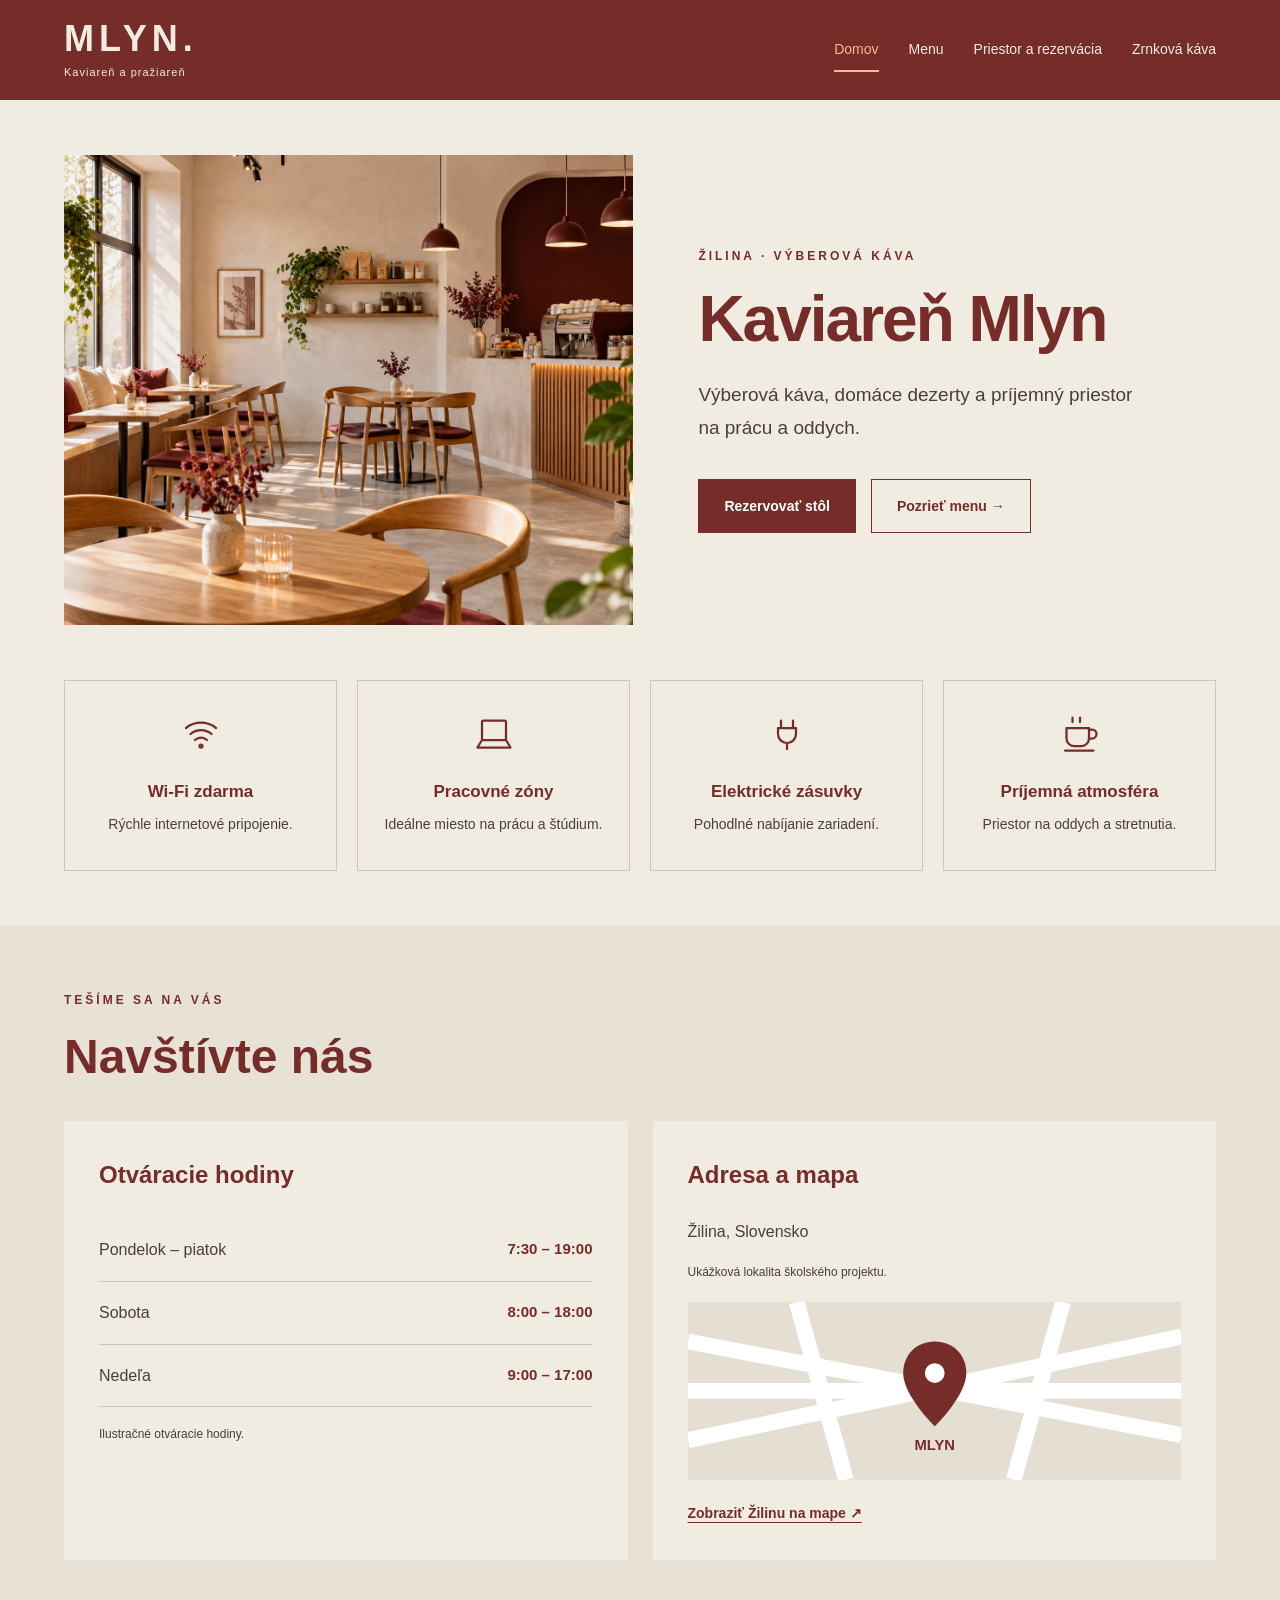
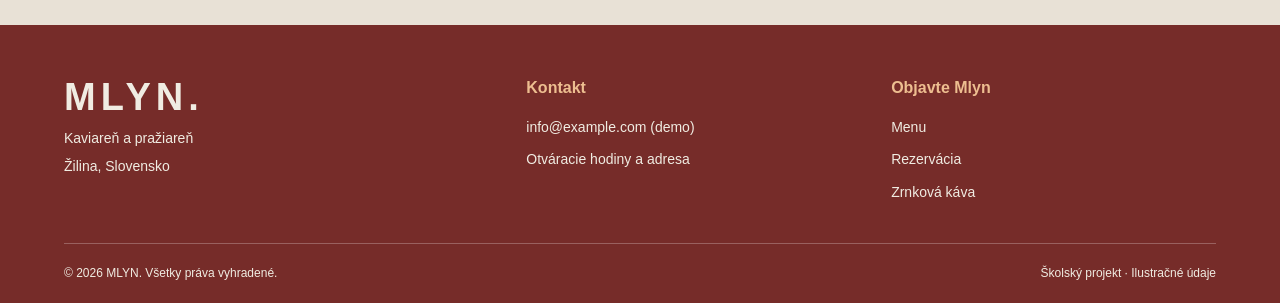
<file: index.html>
<!DOCTYPE html>
<html lang="sk">
<head>
    <meta charset="UTF-8">
    <meta name="viewport" content="width=device-width, initial-scale=1.0">
    <meta name="description" content="Mlyn – kaviareň a pražiareň výberovej kávy v Žiline.">
    <title>MLYN | Kaviareň a pražiareň</title>
    <link rel="stylesheet" href="styles.css">
    <script src="script.js" defer></script>
</head>

<body>

    <header class="site-header">
        <div class="container header-inner">

            <a href="index.html" class="logo">
                <span class="logo-name">MLYN.</span>
                <span class="logo-subtitle">Kaviareň a pražiareň</span>
            </a>

            <button class="menu-toggle"
                    aria-label="Otvoriť navigáciu"
                    aria-expanded="false"
                    aria-controls="navigation">
                <span></span>
                <span></span>
                <span></span>
            </button>

            <nav class="navigation" id="navigation" aria-label="Hlavná navigácia">
                <a href="index.html" class="active" aria-current="page">Domov</a>
                <a href="menu.html">Menu</a>
                <a href="rezervacia.html">Priestor a rezervácia</a>
                <a href="zrnkovakava.html">Zrnková káva</a>
            </nav>

        </div>
    </header>

    <main id="main">

        <!-- Hero -->

        <section class="hero container">

            <div class="hero-image">
                <img src="img/hero.jpg"
                     alt="Svetlý interiér kaviarne s drevenými stolmi a stoličkami">
            </div>

            <div class="hero-content">

                <span class="eyebrow">
                    ŽILINA · VÝBEROVÁ KÁVA
                </span>

                <h1>Kaviareň Mlyn</h1>

                <p>
                    Výberová káva, domáce dezerty
                    a príjemný priestor na prácu a oddych.
                </p>

                <div class="hero-actions">
                    <a href="rezervacia.html" class="btn btn-primary">
                        Rezervovať stôl
                    </a>

                    <a href="menu.html" class="btn btn-secondary">
                        Pozrieť menu →
                    </a>
                </div>

            </div>

        </section>

        <!-- Výhody kaviarne -->

        <section class="features container" aria-label="Výhody kaviarne">

            <article class="feature-card">

                <svg viewBox="0 0 24 24" fill="none" stroke="currentColor" stroke-width="1.5" stroke-linecap="round" aria-hidden="true">
                    <path d="M2 8a16 16 0 0 1 20 0"/>
                    <path d="M5 12a11 11 0 0 1 14 0"/>
                    <path d="M8 16a6 6 0 0 1 8 0"/>
                    <circle cx="12" cy="20" r="1"/>
                </svg>

                <h2>Wi-Fi zdarma</h2>
                <p>Rýchle internetové pripojenie.</p>

            </article>

            <article class="feature-card">

                <svg viewBox="0 0 24 24" fill="none" stroke="currentColor" stroke-width="1.5" stroke-linecap="round" stroke-linejoin="round" aria-hidden="true">
                    <rect x="4" y="3" width="16" height="13" rx="1"/>
                    <path d="M4 16L1 21h22l-3-5"/>
                </svg>

                <h2>Pracovné zóny</h2>
                <p>Ideálne miesto na prácu a štúdium.</p>

            </article>

            <article class="feature-card">

                <svg viewBox="0 0 24 24" fill="none" stroke="currentColor" stroke-width="1.5" stroke-linecap="round" stroke-linejoin="round" aria-hidden="true">
                    <path d="M8 3v5M16 3v5M6 8h12v4a6 6 0 0 1-12 0z"/>
                    <path d="M12 18v4"/>
                </svg>

                <h2>Elektrické zásuvky</h2>
                <p>Pohodlné nabíjanie zariadení.</p>

            </article>

            <article class="feature-card">

                <svg viewBox="0 0 24 24" fill="none" stroke="currentColor" stroke-width="1.5" stroke-linecap="round" stroke-linejoin="round" aria-hidden="true">
                    <path d="M3 8h15v7a5 5 0 0 1-5 5H8a5 5 0 0 1-5-5z"/>
                    <path d="M18 9h2a3 3 0 0 1 0 6h-2"/>
                    <path d="M2 23h19M7 1v3M12 1v3"/>
                </svg>

                <h2>Príjemná atmosféra</h2>
                <p>Priestor na oddych a stretnutia.</p>

            </article>

        </section>

        <!-- Otváracie hodiny a adresa -->

        <section class="visit-section" id="kontakt">

            <div class="container">

                <span class="eyebrow">TEŠÍME SA NA VÁS</span>

                <h2 class="section-title">Navštívte nás</h2>

                <div class="visit-grid">

                    <article class="visit-card">

                        <h3>Otváracie hodiny</h3>

                        <div class="hours-row">
                            <span>Pondelok – piatok</span>
                            <strong>7:30 – 19:00</strong>
                        </div>

                        <div class="hours-row">
                            <span>Sobota</span>
                            <strong>8:00 – 18:00</strong>
                        </div>

                        <div class="hours-row">
                            <span>Nedeľa</span>
                            <strong>9:00 – 17:00</strong>
                        </div>

                        <p class="demo-note">Ilustračné otváracie hodiny.</p>

                    </article>

                    <article class="visit-card">

                        <h3>Adresa a mapa</h3>

                        <p>Žilina, Slovensko</p>
                        <p class="demo-note">Ukážková lokalita školského projektu.</p>

                        <div class="map-preview">

                            <svg viewBox="0 0 500 180"
                                 role="img"
                                 aria-label="Ilustračná mapa, nie skutočná poloha kaviarne">

                                <rect width="500" height="180" fill="#E5DFD3"/>

                                <g stroke="#FFFFFF" stroke-width="16" fill="none">
                                    <path d="M0 40L500 135"/>
                                    <path d="M0 140L500 35"/>
                                    <path d="M110 0L160 180"/>
                                    <path d="M380 0L330 180"/>
                                    <path d="M0 90H500"/>
                                </g>

                                <path d="M250 40
                                         C231 40 218 54 218 72
                                         C218 95 250 126 250 126
                                         C250 126 282 95 282 72
                                         C282 54 269 40 250 40Z"
                                      fill="#762C29"/>

                                <circle cx="250" cy="72" r="10" fill="#FFFFFF"/>

                                <text x="250" y="150"
                                      text-anchor="middle"
                                      font-size="15"
                                      font-family="Arial"
                                      font-weight="bold"
                                      fill="#762C29">MLYN</text>

                            </svg>

                        </div>

                        <a href="https://www.google.com/maps/search/?api=1&query=Zilina%2C+Slovensko"
                           class="map-link"
                           target="_blank"
                           rel="noopener noreferrer">
                            Zobraziť Žilinu na mape ↗
                        </a>

                    </article>

                </div>

            </div>

        </section>

    </main>

    <!-- Pätička -->

    <footer class="site-footer">

        <div class="container footer-inner">

            <div class="footer-brand">
                <span class="footer-logo">MLYN.</span>
                <p>Kaviareň a pražiareň</p>
                <p>Žilina, Slovensko</p>
            </div>

            <div class="footer-contact">
                <h3>Kontakt</h3>
                <p>info@example.com (demo)</p>
                <a href="#kontakt">Otváracie hodiny a adresa</a>
            </div>

            <div class="footer-nav">
                <h3>Objavte Mlyn</h3>
                <a href="menu.html">Menu</a>
                <a href="rezervacia.html">Rezervácia</a>
                <a href="zrnkovakava.html">Zrnková káva</a>
            </div>

        </div>

        <div class="container footer-bottom">
            <p>© 2026 MLYN. Všetky práva vyhradené.</p>
            <p>Školský projekt · Ilustračné údaje</p>
        </div>

    </footer>

</body>
</html>
</file>
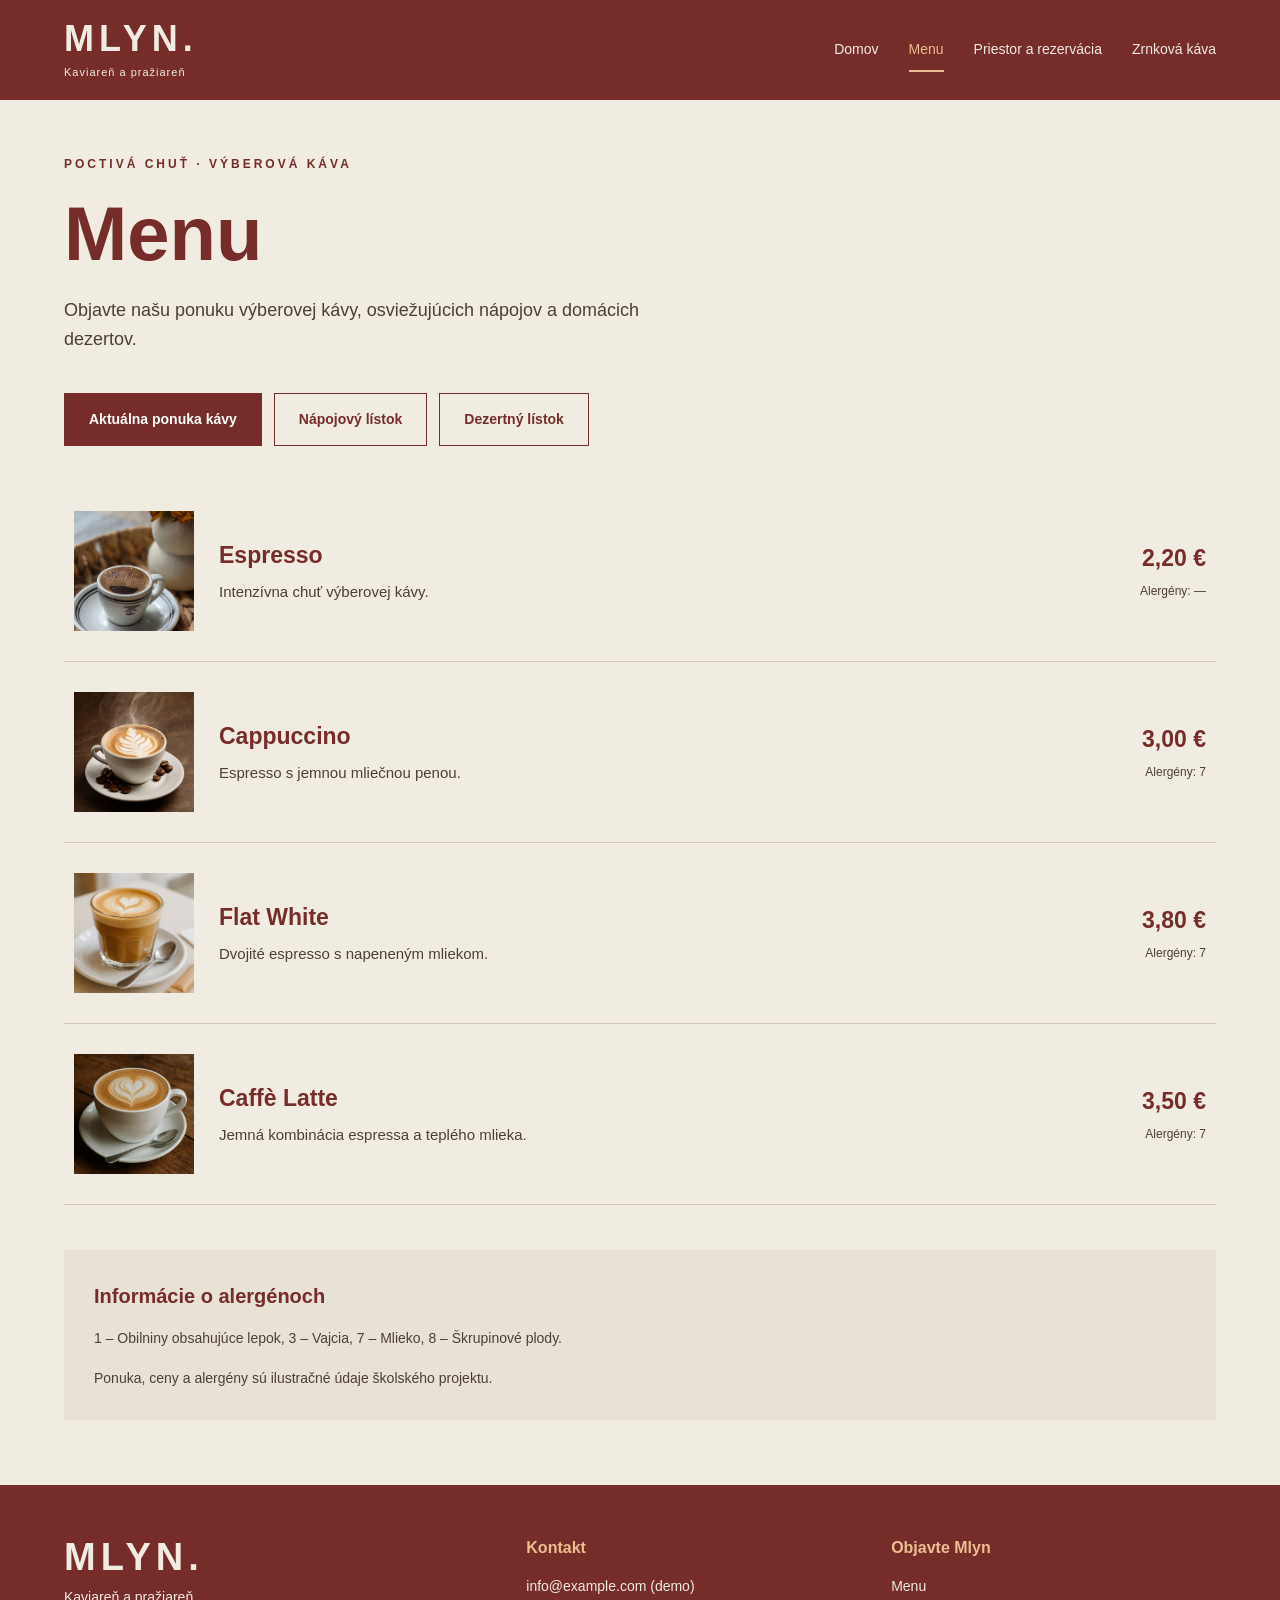
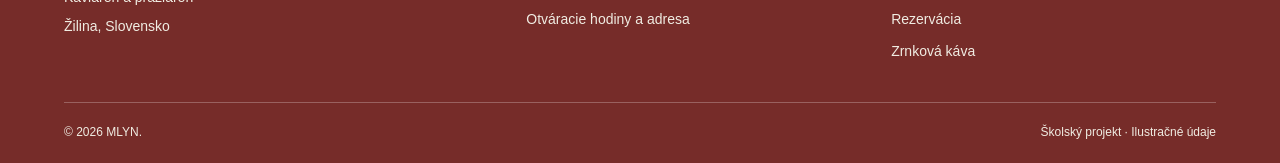
<file: menu.html>
<!DOCTYPE html>
<html lang="sk">
<head>
    <meta charset="UTF-8">
    <meta name="viewport" content="width=device-width, initial-scale=1.0">
    <meta name="description" content="Ponuka kávy, nápojov a domácich dezertov kaviarne Mlyn.">
    <title>Menu | MLYN</title>
    <link rel="stylesheet" href="styles.css">
    <script src="script.js" defer></script>
</head>

<body>

    <header class="site-header">
        <div class="container header-inner">

            <a href="index.html" class="logo">
                <span class="logo-name">MLYN.</span>
                <span class="logo-subtitle">Kaviareň a pražiareň</span>
            </a>

            <button class="menu-toggle"
                    aria-label="Otvoriť navigáciu"
                    aria-expanded="false"
                    aria-controls="navigation">
                <span></span>
                <span></span>
                <span></span>
            </button>

            <nav class="navigation" id="navigation" aria-label="Hlavná navigácia">
                <a href="index.html">Domov</a>
                <a href="menu.html" class="active" aria-current="page">Menu</a>
                <a href="rezervacia.html">Priestor a rezervácia</a>
                <a href="zrnkovakava.html">Zrnková káva</a>
            </nav>

        </div>
    </header>

    <main class="container menu-page" id="main">

        <div class="page-intro">

            <span class="eyebrow">POCTIVÁ CHUŤ · VÝBEROVÁ KÁVA</span>

            <h1>Menu</h1>

            <p>
                Objavte našu ponuku výberovej kávy,
                osviežujúcich nápojov a domácich dezertov.
            </p>

        </div>

        <div class="menu-filters" role="group" aria-label="Kategórie menu">

            <button type="button" class="filter-btn active"
                    data-category="coffee" aria-pressed="true">
                Aktuálna ponuka kávy
            </button>

            <button type="button" class="filter-btn"
                    data-category="drinks" aria-pressed="false">
                Nápojový lístok
            </button>

            <button type="button" class="filter-btn"
                    data-category="desserts" aria-pressed="false">
                Dezertný lístok
            </button>

        </div>

        <!-- Káva -->

        <section class="menu-group" data-menu="coffee">

            <article class="menu-item">
    <img class="menu-photo" src="img/espresso.jpg" alt="" loading="lazy">
                <div class="item-info">
                    <h2>Espresso</h2>
                    <p>Intenzívna chuť výberovej kávy.</p>
                </div>
                <div class="item-price">
                    <strong>2,20 €</strong>
                    <small>Alergény: —</small>
                </div>
            </article>

            <article class="menu-item">
    <img class="menu-photo" src="img/cappuccino.jpg" alt="" loading="lazy">
                <div class="item-info">
                    <h2>Cappuccino</h2>
                    <p>Espresso s jemnou mliečnou penou.</p>
                </div>
                <div class="item-price">
                    <strong>3,00 €</strong>
                    <small>Alergény: 7</small>
                </div>
            </article>

            <article class="menu-item">
    <img class="menu-photo" src="img/flatwhite.jpg" alt="" loading="lazy">
                <div class="item-info">
                    <h2>Flat White</h2>
                    <p>Dvojité espresso s napeneným mliekom.</p>
                </div>
                <div class="item-price">
                    <strong>3,80 €</strong>
                    <small>Alergény: 7</small>
                </div>
            </article>

            <article class="menu-item">
    <img class="menu-photo" src="img/latte.jpg" alt="" loading="lazy">
                <div class="item-info">
                    <h2>Caffè Latte</h2>
                    <p>Jemná kombinácia espressa a teplého mlieka.</p>
                </div>
                <div class="item-price">
                    <strong>3,50 €</strong>
                    <small>Alergény: 7</small>
                </div>
            </article>

        </section>

        <!-- Nápoje -->

        <section class="menu-group" data-menu="drinks">

            <article class="menu-item">
    <img class="menu-photo" src="img/limonada.jpg" alt="" loading="lazy">
                <div class="item-info">
                    <h2>Domáca limonáda</h2>
                    <p>Čerstvý citrón, mäta a sóda.</p>
                </div>
                <div class="item-price">
                    <strong>3,90 €</strong>
                    <small>Alergény: —</small>
                </div>
            </article>

            <article class="menu-item">
    <img class="menu-photo" src="img/matcha.jpg" alt="" loading="lazy">
                <div class="item-info">
                    <h2>Matcha Latte</h2>
                    <p>Japonský zelený čaj s mliekom.</p>
                </div>
                <div class="item-price">
                    <strong>4,20 €</strong>
                    <small>Alergény: 7</small>
                </div>
            </article>

            <article class="menu-item">
    <img class="menu-photo" src="img/caj.jpg" alt="" loading="lazy">
                <div class="item-info">
                    <h2>Sypaný čaj</h2>
                    <p>Výber kvalitných čajov.</p>
                </div>
                <div class="item-price">
                    <strong>2,80 €</strong>
                    <small>Alergény: —</small>
                </div>
            </article>

            <article class="menu-item">
    <img class="menu-photo" src="img/cokolada.jpg" alt="" loading="lazy">
                <div class="item-info">
                    <h2>Horúca čokoláda</h2>
                    <p>Krémová čokoláda s mliekom.</p>
                </div>
                <div class="item-price">
                    <strong>3,60 €</strong>
                    <small>Alergény: 7</small>
                </div>
            </article>

        </section>

        <!-- Dezerty -->

        <section class="menu-group" data-menu="desserts">

            <article class="menu-item">
    <img class="menu-photo" src="img/cheesecake.jpg" alt="" loading="lazy">
                <div class="item-info">
                    <h2>Cheesecake</h2>
                    <p>Jemný krémový cheesecake.</p>
                </div>
                <div class="item-price">
                    <strong>4,50 €</strong>
                    <small>Alergény: 1, 3, 7</small>
                </div>
            </article>

            <article class="menu-item">
    <img class="menu-photo" src="img/croissant.jpg" alt="" loading="lazy">
                <div class="item-info">
                    <h2>Maslový croissant</h2>
                    <p>Chrumkavé maslové pečivo.</p>
                </div>
                <div class="item-price">
                    <strong>2,90 €</strong>
                    <small>Alergény: 1, 3, 7</small>
                </div>
            </article>

            <article class="menu-item">
    <img class="menu-photo" src="img/brownie.jpg" alt="" loading="lazy">
                <div class="item-info">
                    <h2>Čokoládové brownie</h2>
                    <p>Domáci dezert z tmavej čokolády.</p>
                </div>
                <div class="item-price">
                    <strong>3,90 €</strong>
                    <small>Alergény: 1, 3, 7</small>
                </div>
            </article>

            <article class="menu-item">
    <img class="menu-photo" src="img/mrkvovatorta.jpg" alt="" loading="lazy">
                <div class="item-info">
                    <h2>Mrkvová torta</h2>
                    <p>Šťavnatá torta s orechmi a krémom.</p>
                </div>
                <div class="item-price">
                    <strong>4,20 €</strong>
                    <small>Alergény: 1, 3, 7, 8</small>
                </div>
            </article>

        </section>

        <div class="allergens">

            <h2>Informácie o alergénoch</h2>

            <p>
                1 – Obilniny obsahujúce lepok,
                3 – Vajcia,
                7 – Mlieko,
                8 – Škrupinové plody.
            </p>

            <p class="demo-note">
                Ponuka, ceny a alergény sú ilustračné údaje školského projektu.
            </p>

        </div>

    </main>

    <footer class="site-footer">

        <div class="container footer-inner">

            <div class="footer-brand">
                <span class="footer-logo">MLYN.</span>
                <p>Kaviareň a pražiareň</p>
                <p>Žilina, Slovensko</p>
            </div>

            <div class="footer-contact">
                <h3>Kontakt</h3>
                <p>info@example.com (demo)</p>
                <a href="index.html#kontakt">Otváracie hodiny a adresa</a>
            </div>

            <div class="footer-nav">
                <h3>Objavte Mlyn</h3>
                <a href="menu.html">Menu</a>
                <a href="rezervacia.html">Rezervácia</a>
                <a href="zrnkovakava.html">Zrnková káva</a>
            </div>

        </div>

        <div class="container footer-bottom">
            <p>© 2026 MLYN.</p>
            <p>Školský projekt · Ilustračné údaje</p>
        </div>

    </footer>

</body>
</html>
</file>
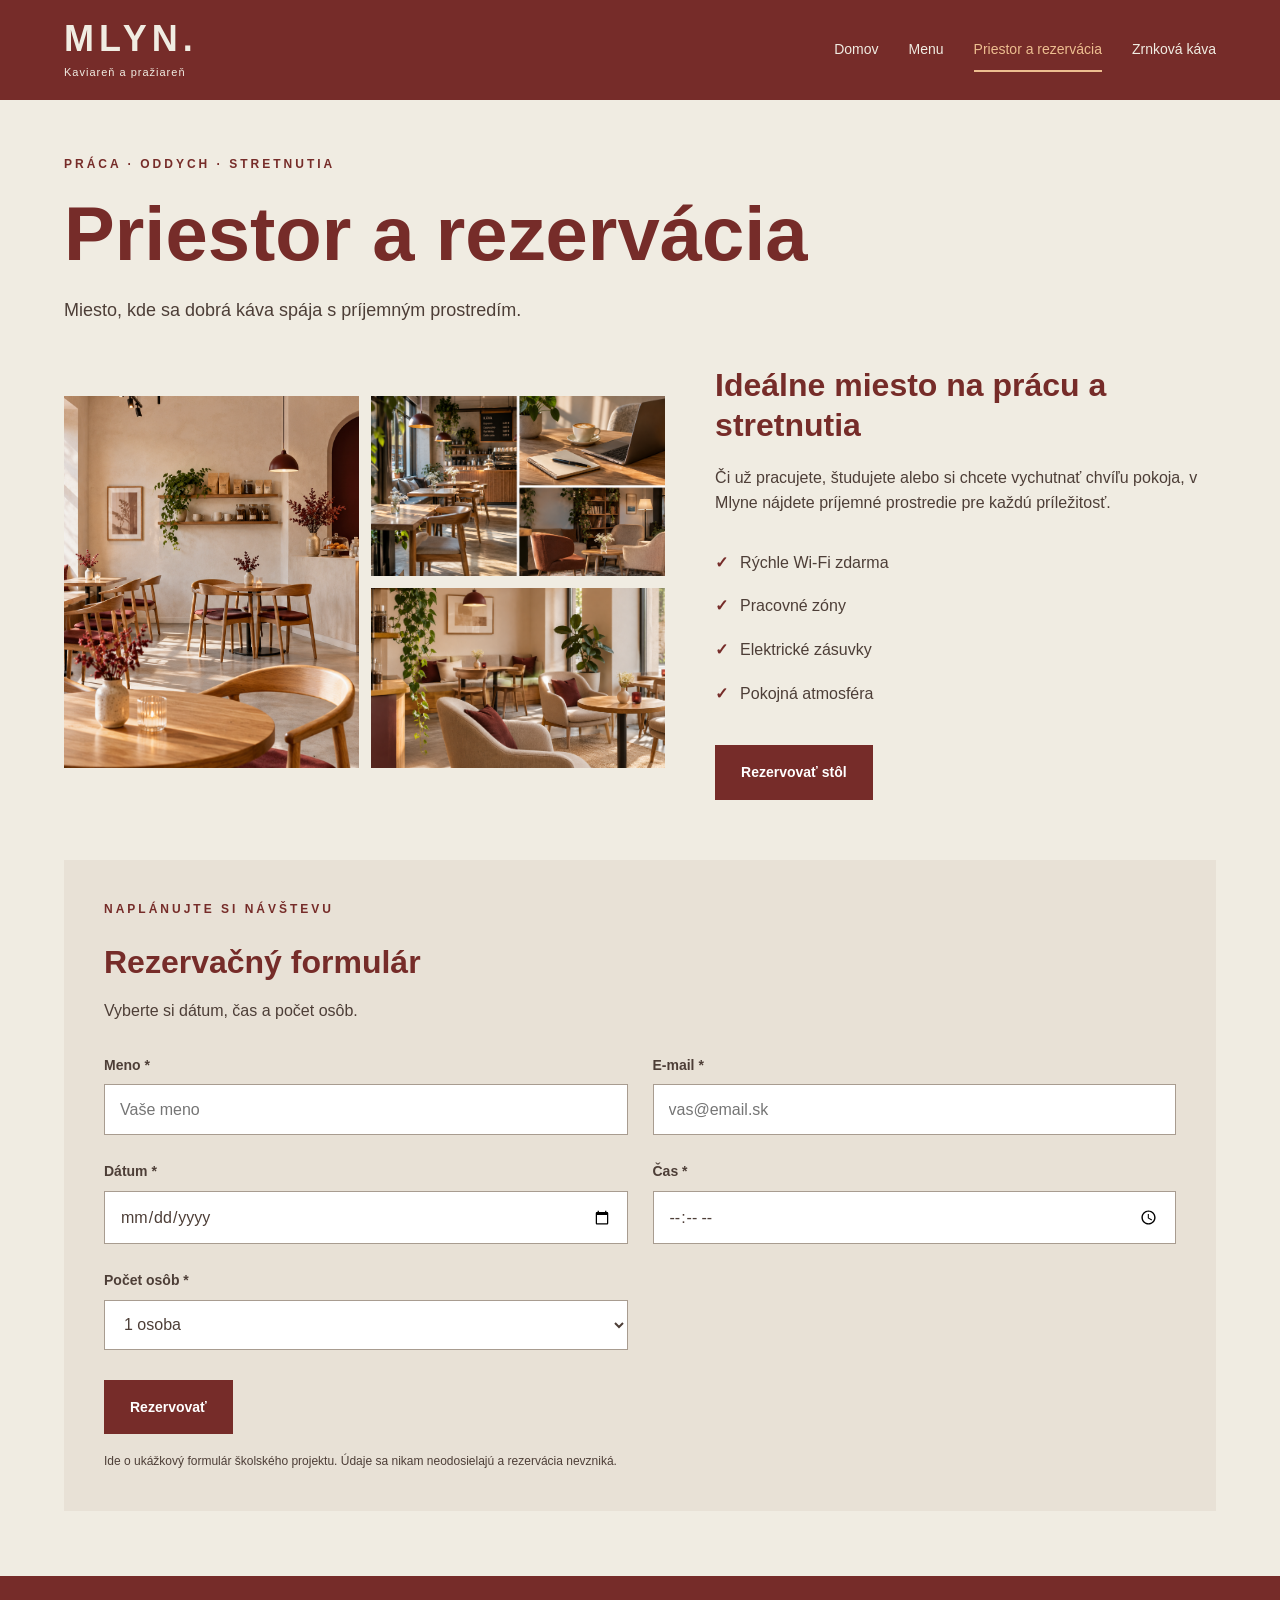
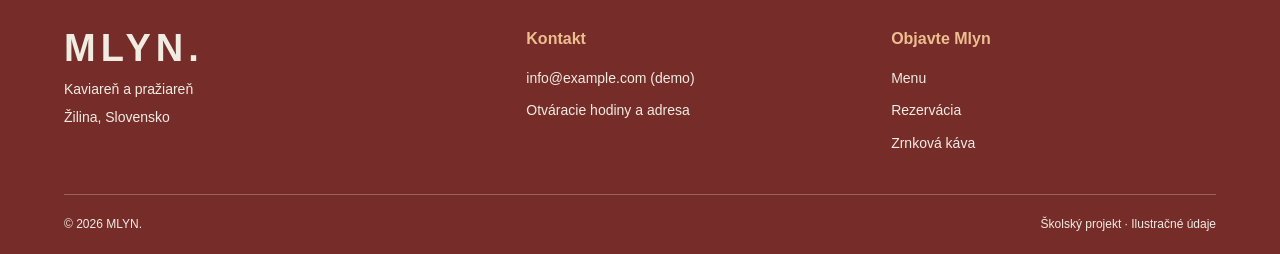
<file: rezervacia.html>
<!DOCTYPE html>
<html lang="sk">
<head>
    <meta charset="UTF-8">
    <meta name="viewport" content="width=device-width, initial-scale=1.0">
    <meta name="description" content="Pracovné zóny a rezervácia stola v kaviarni Mlyn.">
    <title>Priestor a rezervácia | MLYN</title>
    <link rel="stylesheet" href="styles.css">
    <script src="script.js" defer></script>
</head>

<body>

    <header class="site-header">
        <div class="container header-inner">

            <a href="index.html" class="logo">
                <span class="logo-name">MLYN.</span>
                <span class="logo-subtitle">Kaviareň a pražiareň</span>
            </a>

            <button class="menu-toggle"
                    aria-label="Otvoriť navigáciu"
                    aria-expanded="false"
                    aria-controls="navigation">
                <span></span>
                <span></span>
                <span></span>
            </button>

            <nav class="navigation" id="navigation" aria-label="Hlavná navigácia">
                <a href="index.html">Domov</a>
                <a href="menu.html">Menu</a>
                <a href="rezervacia.html" class="active" aria-current="page">Priestor a rezervácia</a>
                <a href="zrnkovakava.html">Zrnková káva</a>
            </nav>

        </div>
    </header>

    <main class="container reservation-page" id="main">

        <div class="page-intro">

            <span class="eyebrow">PRÁCA · ODDYCH · STRETNUTIA</span>

            <h1>Priestor a rezervácia</h1>

            <p>Miesto, kde sa dobrá káva spája s príjemným prostredím.</p>

        </div>

        <section class="space-layout">

            <div class="space-gallery">

                <img class="gallery-main"
                     src="img/hero.jpg"
                     alt="Interiér kaviarne s drevenými stolmi">

                <img src="img/workspace.jpg"
                     alt="Pracovný priestor s notebookom">

                <img src="img/seating.jpg"
                     alt="Pohodlné miesto na sedenie">

            </div>

            <div class="space-content">

                <h2>Ideálne miesto na prácu a stretnutia</h2>

                <p>
                    Či už pracujete, študujete alebo si chcete
                    vychutnať chvíľu pokoja, v Mlyne nájdete
                    príjemné prostredie pre každú príležitosť.
                </p>

                <ul class="space-benefits">
                    <li>Rýchle Wi-Fi zdarma</li>
                    <li>Pracovné zóny</li>
                    <li>Elektrické zásuvky</li>
                    <li>Pokojná atmosféra</li>
                </ul>

                <a href="#rezervacia" class="btn btn-primary">
                    Rezervovať stôl
                </a>

            </div>

        </section>

        <section class="form-section" id="rezervacia">

            <span class="eyebrow">NAPLÁNUJTE SI NÁVŠTEVU</span>

            <h2>Rezervačný formulár</h2>

            <p>Vyberte si dátum, čas a počet osôb.</p>

            <form id="reservation-form" class="site-form">

                <div class="form-grid">

                    <div class="form-field">
                        <label for="meno">Meno *</label>
                        <input type="text" id="meno" name="meno"
                               autocomplete="name"
                               placeholder="Vaše meno"
                               required>
                    </div>

                    <div class="form-field">
                        <label for="email">E-mail *</label>
                        <input type="email" id="email" name="email"
                               autocomplete="email"
                               placeholder="vas@email.sk"
                               required>
                    </div>

                    <div class="form-field">
                        <label for="datum">Dátum *</label>
                        <input type="date" id="datum" name="datum"
                               required>
                    </div>

                    <div class="form-field">
                        <label for="cas">Čas *</label>
                        <input type="time" id="cas" name="cas"
                               required>
                    </div>

                    <div class="form-field">
                        <label for="osoby">Počet osôb *</label>

                        <select id="osoby" name="osoby" required>
                            <option value="1">1 osoba</option>
                            <option value="2">2 osoby</option>
                            <option value="3">3 osoby</option>
                            <option value="4">4 osoby</option>
                            <option value="5">5 osôb</option>
                            <option value="6">6 osôb</option>
                        </select>
                    </div>

                </div>

                <button type="submit" class="btn btn-primary">
                    Rezervovať
                </button>

                <p class="demo-note">
                    Ide o ukážkový formulár školského projektu.
                    Údaje sa nikam neodosielajú a rezervácia
                    nevzniká.
                </p>

                <p id="reservation-status"
                   class="form-status"
                   role="status"></p>

            </form>

        </section>

    </main>

    <footer class="site-footer">

        <div class="container footer-inner">

            <div class="footer-brand">
                <span class="footer-logo">MLYN.</span>
                <p>Kaviareň a pražiareň</p>
                <p>Žilina, Slovensko</p>
            </div>

            <div class="footer-contact">
                <h3>Kontakt</h3>
                <p>info@example.com (demo)</p>
                <a href="index.html#kontakt">Otváracie hodiny a adresa</a>
            </div>

            <div class="footer-nav">
                <h3>Objavte Mlyn</h3>
                <a href="menu.html">Menu</a>
                <a href="rezervacia.html">Rezervácia</a>
                <a href="zrnkovakava.html">Zrnková káva</a>
            </div>

        </div>

        <div class="container footer-bottom">
            <p>© 2026 MLYN.</p>
            <p>Školský projekt · Ilustračné údaje</p>
        </div>

    </footer>

</body>
</html>
</file>
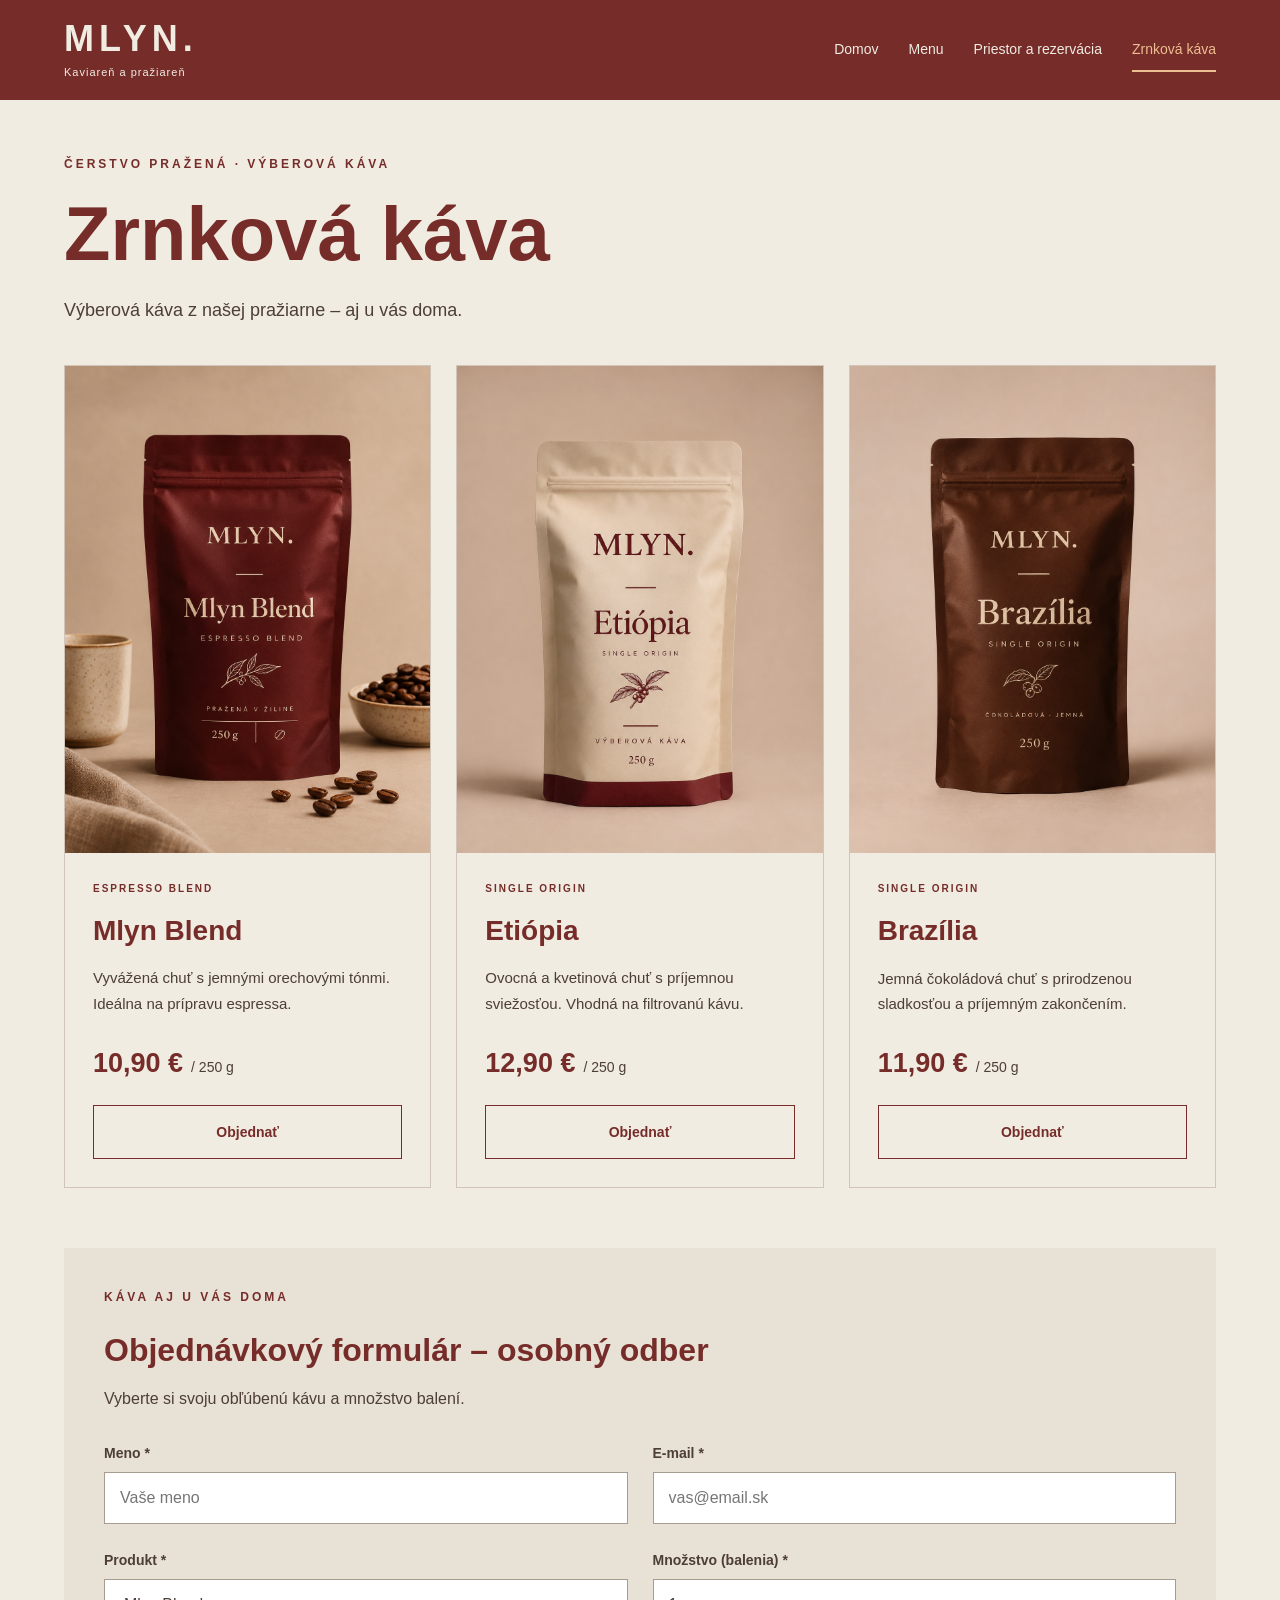
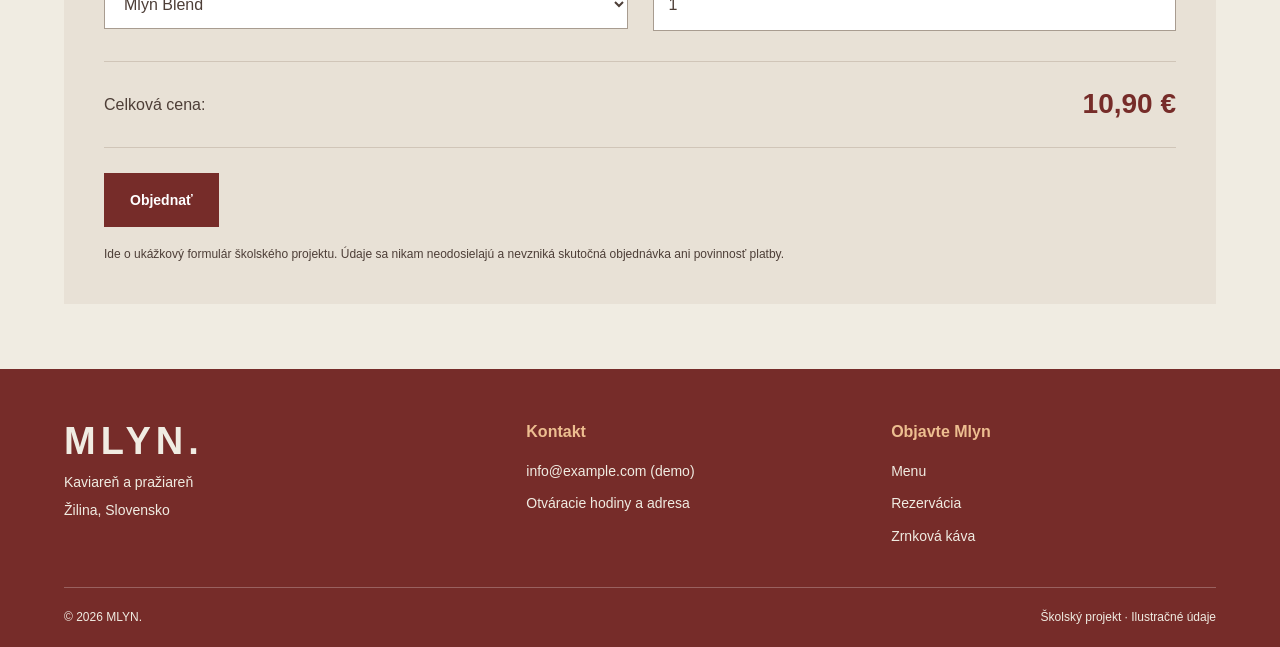
<file: zrnkovakava.html>
<!DOCTYPE html>
<html lang="sk">
<head>
    <meta charset="UTF-8">
    <meta name="viewport" content="width=device-width, initial-scale=1.0">
    <meta name="description" content="Výberová zrnková káva z pražiarne Mlyn.">
    <title>Zrnková káva | MLYN</title>
    <link rel="stylesheet" href="styles.css">
    <script src="script.js" defer></script>
</head>

<body>

    <header class="site-header">
        <div class="container header-inner">

            <a href="index.html" class="logo">
                <span class="logo-name">MLYN.</span>
                <span class="logo-subtitle">Kaviareň a pražiareň</span>
            </a>

            <button class="menu-toggle"
                    aria-label="Otvoriť navigáciu"
                    aria-expanded="false"
                    aria-controls="navigation">
                <span></span>
                <span></span>
                <span></span>
            </button>

            <nav class="navigation" id="navigation" aria-label="Hlavná navigácia">
                <a href="index.html">Domov</a>
                <a href="menu.html">Menu</a>
                <a href="rezervacia.html">Priestor a rezervácia</a>
                <a href="zrnkovakava.html" class="active" aria-current="page">Zrnková káva</a>
            </nav>

        </div>
    </header>

    <main class="container coffee-page" id="main">

        <div class="page-intro">

            <span class="eyebrow">ČERSTVO PRAŽENÁ · VÝBEROVÁ KÁVA</span>

            <h1>Zrnková káva</h1>

            <p>
                Výberová káva z našej pražiarne – aj u vás doma.
            </p>

        </div>

        <!-- Produkty -->

        <section class="coffee-grid" aria-label="Ponuka zrnkovej kávy">

            <article class="coffee-card">

                <img src="img/mlyn-blend.jpg"
                     alt="Bordové balenie kávy Mlyn Blend">

                <div class="coffee-card-content">

                    <span class="coffee-tag">ESPRESSO BLEND</span>

                    <h2>Mlyn Blend</h2>

                    <p>
                        Vyvážená chuť s jemnými orechovými tónmi.
                        Ideálna na prípravu espressa.
                    </p>

                    <div class="coffee-price">
                        <strong>10,90 €</strong>
                        <span>/ 250 g</span>
                    </div>

                    <a href="#objednavka"
                       class="btn btn-secondary order-btn"
                       data-product="Mlyn Blend">
                        Objednať
                    </a>

                </div>

            </article>

            <article class="coffee-card">

                <img src="img/etiopia.jpg"
                     alt="Krémové balenie kávy Etiópia">

                <div class="coffee-card-content">

                    <span class="coffee-tag">SINGLE ORIGIN</span>

                    <h2>Etiópia</h2>

                    <p>
                        Ovocná a kvetinová chuť s príjemnou
                        sviežosťou. Vhodná na filtrovanú kávu.
                    </p>

                    <div class="coffee-price">
                        <strong>12,90 €</strong>
                        <span>/ 250 g</span>
                    </div>

                    <a href="#objednavka"
                       class="btn btn-secondary order-btn"
                       data-product="Etiópia">
                        Objednať
                    </a>

                </div>

            </article>

            <article class="coffee-card">

                <img src="img/brazilia.jpg"
                     alt="Hnedé balenie kávy Brazília">

                <div class="coffee-card-content">

                    <span class="coffee-tag">SINGLE ORIGIN</span>

                    <h2>Brazília</h2>

                    <p>
                        Jemná čokoládová chuť s prirodzenou
                        sladkosťou a príjemným zakončením.
                    </p>

                    <div class="coffee-price">
                        <strong>11,90 €</strong>
                        <span>/ 250 g</span>
                    </div>

                    <a href="#objednavka"
                       class="btn btn-secondary order-btn"
                       data-product="Brazília">
                        Objednať
                    </a>

                </div>

            </article>

        </section>

        <!-- Objednavkovy formular -->

        <section class="form-section" id="objednavka">

            <span class="eyebrow">KÁVA AJ U VÁS DOMA</span>

            <h2>Objednávkový formulár – osobný odber</h2>

            <p>
                Vyberte si svoju obľúbenú kávu a množstvo balení.
            </p>

            <form id="order-form" class="site-form">

                <div class="form-grid">

                    <div class="form-field">
                        <label for="order-name">Meno *</label>
                        <input type="text"
                               id="order-name"
                               autocomplete="name"
                               placeholder="Vaše meno"
                               required>
                    </div>

                    <div class="form-field">
                        <label for="order-email">E-mail *</label>
                        <input type="email"
                               id="order-email"
                               autocomplete="email"
                               placeholder="vas@email.sk"
                               required>
                    </div>

                    <div class="form-field">

                        <label for="order-product">Produkt *</label>

                        <select id="order-product" required>
                            <option value="Mlyn Blend">Mlyn Blend</option>
                            <option value="Etiópia">Etiópia</option>
                            <option value="Brazília">Brazília</option>
                        </select>

                    </div>

                    <div class="form-field">

                        <label for="order-quantity">Množstvo (balenia) *</label>

                        <input type="number"
                               id="order-quantity"
                               min="1"
                               max="20"
                               step="1"
                               value="1"
                               required>

                    </div>

                </div>

                <div class="order-total">

                    <span>Celková cena:</span>

                    <strong id="order-total"
                            aria-live="polite">10,90 €</strong>

                </div>

                <button type="submit" class="btn btn-primary">
                    Objednať
                </button>

                <p class="demo-note">
                    Ide o ukážkový formulár školského projektu.
                    Údaje sa nikam neodosielajú a nevzniká
                    skutočná objednávka ani povinnosť platby.
                </p>

                <p id="order-status"
                   class="form-status"
                   role="status"></p>

            </form>

        </section>

    </main>

    <footer class="site-footer">

        <div class="container footer-inner">

            <div class="footer-brand">
                <span class="footer-logo">MLYN.</span>
                <p>Kaviareň a pražiareň</p>
                <p>Žilina, Slovensko</p>
            </div>

            <div class="footer-contact">
                <h3>Kontakt</h3>
                <p>info@example.com (demo)</p>
                <a href="index.html#kontakt">
                    Otváracie hodiny a adresa
                </a>
            </div>

            <div class="footer-nav">
                <h3>Objavte Mlyn</h3>
                <a href="menu.html">Menu</a>
                <a href="rezervacia.html">Rezervácia</a>
                <a href="zrnkovakava.html">Zrnková káva</a>
            </div>

        </div>

        <div class="container footer-bottom">
            <p>© 2026 MLYN.</p>
            <p>Školský projekt · Ilustračné údaje</p>
        </div>

    </footer>

</body>
</html>
</file>
<file: styles.css>
:root {
    --burgundy: #762C29;
    --beige: #EDBE90;
    --cream: #F0ECE2;
    --brown: #4D3E37;
    --white: #FFFFFF;
}

* {
    box-sizing: border-box;
    margin: 0;
    padding: 0;
}

html {
    scroll-behavior: smooth;
}

body {
    font-family: Inter, Arial, sans-serif;
    background: var(--cream);
    color: var(--brown);
    line-height: 1.6;
}

a {
    color: inherit;
    text-decoration: none;
}

button {
    font: inherit;
    cursor: pointer;
}

.container {
    width: 90%;
    max-width: 1320px;
    margin: 0 auto;
}

/* Header */

.site-header {
    background: var(--burgundy);
    color: var(--cream);
}

.header-inner {
    min-height: 100px;
    display: flex;
    align-items: center;
    justify-content: space-between;
    gap: 30px;
}

/* Logo */

.logo {
    display: flex;
    flex-direction: column;
    flex-shrink: 0;
}

.logo-name {
    font-size: 36px;
    font-weight: 800;
    letter-spacing: 5px;
    line-height: 1.1;
}

.logo-subtitle {
    font-size: 11px;
    letter-spacing: 1px;
    margin-top: 5px;
}

/* Navigation */

.navigation {
    display: flex;
    align-items: center;
    gap: 30px;
}

.navigation a {
    font-size: 14px;
    font-weight: 500;
    padding: 10px 0;
    border-bottom: 2px solid transparent;
    transition: color 0.2s, border-color 0.2s;
}

.navigation a:hover,
.navigation a.active {
    color: var(--beige);
    border-bottom-color: var(--beige);
}

/* Mobile menu */

.menu-toggle {
    display: none;
    background: transparent;
    border: none;
    padding: 10px;
}

.menu-toggle span {
    display: block;
    width: 26px;
    height: 2px;
    margin: 5px 0;
    background: var(--cream);
}

a:focus-visible,
button:focus-visible {
    outline: 3px solid var(--burgundy);
    outline-offset: 5px;
}

.site-header a:focus-visible,
.site-header button:focus-visible,
.site-footer a:focus-visible {
    outline-color: var(--beige);
}

/* Hero */

.hero {
    display: grid;
    grid-template-columns: 1.1fr 1fr;
    align-items: center;
    gap: 65px;
    padding-top: 55px;
    padding-bottom: 55px;
}

.hero-image img {
    display: block;
    width: 100%;
    height: 470px;
    object-fit: cover;
}

.eyebrow {
    display: block;
    font-size: 12px;
    font-weight: 600;
    letter-spacing: 3px;
    color: var(--burgundy);
    margin-bottom: 18px;
}

.hero-content h1 {
    font-size: clamp(40px, 5vw, 76px);
    line-height: 1.1;
    letter-spacing: -2px;
    color: var(--burgundy);
    margin-bottom: 25px;
}

.hero-content p {
    font-size: 19px;
    line-height: 1.7;
    max-width: 460px;
    margin-bottom: 35px;
}

.hero-actions {
    display: flex;
    flex-wrap: wrap;
    gap: 15px;
}

/* Buttons */

.btn {
    display: inline-flex;
    align-items: center;
    justify-content: center;
    padding: 15px 25px;
    font-size: 14px;
    font-weight: 600;
    border: 1px solid var(--burgundy);
    transition: background 0.2s, color 0.2s;
}

.btn-primary {
    background: var(--burgundy);
    color: var(--white);
}

.btn-primary:hover {
    background: var(--brown);
}

.btn-secondary {
    color: var(--burgundy);
    background: transparent;
}

.btn-secondary:hover {
    background: var(--burgundy);
    color: var(--white);
}

/* Features */

.features {
    display: grid;
    grid-template-columns: repeat(4, minmax(0, 1fr));
    gap: 20px;
    padding-bottom: 55px;
}

.feature-card {
    border: 1px solid #D0C5B8;
    padding: 35px 20px;
    text-align: center;
    transition: background 0.25s, border-color 0.25s;
}

.feature-card svg {
    width: 36px;
    height: 36px;
    color: var(--burgundy);
    margin-bottom: 18px;
}

.feature-card h2 {
    font-size: 17px;
    color: var(--burgundy);
    margin-bottom: 8px;
}

.feature-card p {
    font-size: 14px;
    line-height: 1.6;
}

.feature-card:hover {
    background: var(--white);
    border-color: var(--burgundy);
}

/* Visit section */

.visit-section {
    background: #E8E1D6;
    padding: 65px 0;
}

.section-title {
    font-size: clamp(30px, 4vw, 48px);
    color: var(--burgundy);
    line-height: 1.2;
    margin-bottom: 35px;
}

.visit-grid {
    display: grid;
    grid-template-columns: repeat(2, minmax(0, 1fr));
    gap: 25px;
}

.visit-card {
    background: var(--cream);
    padding: 35px;
}

.visit-card h3 {
    font-size: 24px;
    color: var(--burgundy);
    margin-bottom: 25px;
}

.hours-row {
    display: flex;
    justify-content: space-between;
    flex-wrap: wrap;
    gap: 8px 15px;
    padding: 18px 0;
    border-bottom: 1px solid #D0C5B8;
}

.hours-row strong {
    color: var(--burgundy);
    font-size: 15px;
}

.demo-note {
    font-size: 12px;
    color: var(--brown);
    margin-top: 18px;
}

.map-preview {
    margin: 20px 0;
    overflow: hidden;
}

.map-preview svg {
    display: block;
    width: 100%;
    height: auto;
}

.map-link {
    display: inline-block;
    color: var(--burgundy);
    font-weight: 600;
    font-size: 14px;
    text-decoration: underline;
    text-underline-offset: 4px;
}

.map-link:hover {
    color: var(--brown);
}

/* Footer */

.site-footer {
    background: var(--burgundy);
    color: var(--cream);
    padding: 50px 0 0;
}

.footer-inner {
    display: grid;
    grid-template-columns: 1.3fr 1fr 1fr;
    gap: 40px;
    padding-bottom: 40px;
}

.footer-logo {
    font-size: 38px;
    font-weight: 800;
    letter-spacing: 5px;
    line-height: 1.2;
}

.footer-brand p {
    font-size: 14px;
    margin-top: 6px;
}

.site-footer h3 {
    color: var(--beige);
    font-size: 16px;
    margin-bottom: 15px;
}

.footer-contact p,
.site-footer a {
    font-size: 14px;
}

.site-footer a {
    display: block;
    margin-top: 10px;
}

.site-footer a:hover {
    color: var(--beige);
    text-decoration: underline;
}

.footer-bottom {
    border-top: 1px solid rgba(255, 255, 255, 0.25);
    display: flex;
    justify-content: space-between;
    flex-wrap: wrap;
    gap: 15px;
    padding: 20px 0;
    font-size: 12px;
}

/* Tablet and mobile */

@media (max-width: 900px) {

    .hero {
        grid-template-columns: 1fr;
        gap: 30px;
        padding-top: 30px;
        padding-bottom: 40px;
    }

    .hero-image img {
        height: 350px;
    }

    .header-inner {
        min-height: 80px;
        flex-wrap: wrap;
        gap: 0;
    }

    .logo-name {
        font-size: 30px;
    }

    .menu-toggle {
        display: block;
    }

    .navigation {
        display: none;
        width: 100%;
        flex-direction: column;
        align-items: stretch;
        gap: 5px;
        padding: 15px 0 25px;
    }

    .navigation.open {
        display: flex;
    }

    .features {
        grid-template-columns: repeat(2, minmax(0, 1fr));
        gap: 15px;
        padding-bottom: 40px;
    }

    .visit-grid {
        grid-template-columns: 1fr;
    }

    .footer-inner {
        grid-template-columns: repeat(2, minmax(0, 1fr));
        gap: 30px;
    }
}

@media (max-width: 480px) {

    .hero-image img {
        height: 260px;
    }

    .hero-content p {
        font-size: 16px;
    }

    .hero-actions {
        flex-direction: column;
    }

    .btn {
        width: 100%;
    }

    .feature-card {
        padding: 25px 10px;
    }

    .feature-card h2 {
        font-size: 15px;
    }

    .feature-card p {
        font-size: 13px;
    }

    .feature-card svg {
        width: 30px;
        height: 30px;
    }

    .visit-section {
        padding: 40px 0;
    }

    .visit-card {
        padding: 22px;
    }

    .visit-card h3 {
        font-size: 21px;
    }

    .hours-row {
        font-size: 14px;
    }

    .footer-inner {
        grid-template-columns: 1fr;
    }

    .footer-bottom {
        flex-direction: column;
    }
}

@media (prefers-reduced-motion: reduce) {
    html {
        scroll-behavior: auto;
    }

    * {
        transition: none !important;
    }
}
/* Menu page */

.menu-page {
    padding-top: 55px;
    padding-bottom: 65px;
    min-height: 70vh;
}

.page-intro {
    margin-bottom: 40px;
}

.page-intro h1 {
    font-size: clamp(42px, 6vw, 76px);
    line-height: 1.1;
    color: var(--burgundy);
    margin-bottom: 20px;
}

.page-intro p {
    font-size: 18px;
    max-width: 650px;
}

.menu-filters {
    display: flex;
    flex-wrap: wrap;
    gap: 12px;
    margin-bottom: 35px;
}

.filter-btn {
    padding: 14px 24px;
    border: 1px solid var(--burgundy);
    background: transparent;
    color: var(--burgundy);
    font-weight: 600;
    font-size: 14px;
    transition: background 0.2s, color 0.2s;
}

.filter-btn:hover,
.filter-btn.active {
    background: var(--burgundy);
    color: var(--white);
}

.menu-group[hidden] {
    display: none;
}

.menu-item {
    display: flex;
    align-items: center;
    justify-content: space-between;
    gap: 25px;
    padding: 30px 10px;
    border-bottom: 1px solid #D0C5B8;
}

.item-info {
    flex: 1;
    min-width: 0;
}

.item-info h2 {
    color: var(--burgundy);
    font-size: 23px;
    margin-bottom: 6px;
}

.item-info p {
    font-size: 15px;
}

.item-price {
    text-align: right;
    flex-shrink: 0;
}

.item-price strong {
    display: block;
    color: var(--burgundy);
    font-size: 23px;
}

.item-price small {
    display: block;
    font-size: 12px;
    margin-top: 5px;
}

.allergens {
    margin-top: 45px;
    padding: 30px;
    background: #E8E1D6;
}

.allergens h2 {
    font-size: 20px;
    color: var(--burgundy);
    margin-bottom: 15px;
}

.allergens p {
    font-size: 14px;
}

@media (max-width: 600px) {
    .menu-page {
        padding-top: 35px;
        padding-bottom: 40px;
    }

    .page-intro p {
        font-size: 16px;
    }

    .menu-filters {
        flex-direction: column;
        gap: 8px;
    }

    .filter-btn {
        width: 100%;
    }

    .menu-item {
        padding: 22px 0;
        gap: 12px;
    }

    .item-info h2 {
        font-size: 18px;
    }

    .item-info p {
        font-size: 13px;
    }

    .item-price strong {
        font-size: 18px;
    }

    .allergens {
        padding: 20px;
    }
}


/* Menu photographs */

.menu-photo {
    display: block;
    width: 120px;
    height: 120px;
    object-fit: cover;
    flex-shrink: 0;
}

.menu-item {
    gap: 25px;
}

@media (max-width: 600px) {
    .menu-photo {
        width: 65px;
        height: 65px;
    }

    .menu-item {
        gap: 12px;
    }
}


/* Priestor a rezervacia */

.reservation-page {
    padding-top: 55px;
    padding-bottom: 65px;
}

.space-layout {
    display: grid;
    grid-template-columns: 1.2fr 1fr;
    align-items: center;
    gap: 50px;
    margin-bottom: 60px;
}

.space-gallery {
    display: grid;
    grid-template-columns: repeat(2, minmax(0, 1fr));
    grid-template-rows: 180px 180px;
    gap: 12px;
}

.space-gallery img {
    width: 100%;
    height: 100%;
    object-fit: cover;
    display: block;
}

.gallery-main {
    grid-row: span 2;
}

.space-content h2 {
    font-size: 32px;
    color: var(--burgundy);
    line-height: 1.25;
    margin-bottom: 20px;
}

.space-content p {
    font-size: 16px;
    margin-bottom: 25px;
}

.space-benefits {
    list-style: none;
    margin-bottom: 30px;
}

.space-benefits li {
    padding: 9px 0;
    font-size: 16px;
}

.space-benefits li::before {
    content: "✓";
    color: var(--burgundy);
    font-weight: bold;
    margin-right: 12px;
}

/* Formular */

.form-section {
    background: #E8E1D6;
    padding: 40px;
}

.form-section h2 {
    color: var(--burgundy);
    font-size: 32px;
    margin-bottom: 10px;
}

.site-form {
    margin-top: 30px;
}

.form-grid {
    display: grid;
    grid-template-columns: repeat(2, minmax(0, 1fr));
    gap: 25px;
    margin-bottom: 30px;
}

.form-field {
    display: flex;
    flex-direction: column;
    gap: 8px;
    min-width: 0;
}

.form-field label {
    font-size: 14px;
    font-weight: 600;
}

.form-field input,
.form-field select,
.form-field textarea {
    width: 100%;
    min-width: 0;
    min-height: 50px;
    padding: 12px 15px;
    border: 1px solid #A89C90;
    background: var(--white);
    color: var(--brown);
    font: inherit;
    border-radius: 0;
}

.form-field input:focus,
.form-field select:focus,
.form-field textarea:focus {
    outline: 2px solid var(--burgundy);
    outline-offset: 2px;
}

.form-status:not(:empty) {
    margin-top: 20px;
    padding: 18px;
    background: #DFE8DA;
    color: #30472D;
    border: 1px solid #91A68A;
    font-size: 15px;
}

@media (max-width: 900px) {

    .space-layout {
        grid-template-columns: 1fr;
        gap: 30px;
    }

    .space-gallery {
        grid-template-rows: 160px 160px;
    }
}

@media (max-width: 600px) {

    .reservation-page {
        padding-top: 35px;
        padding-bottom: 40px;
    }

    .space-gallery {
        grid-template-rows: 115px 115px;
        gap: 8px;
    }

    .space-content h2 {
        font-size: 25px;
    }

    .form-section {
        padding: 22px;
    }

    .form-section h2 {
        font-size: 25px;
    }

    .form-grid {
        grid-template-columns: 1fr;
        gap: 18px;
    }
}


/* Zrnkova kava */

.coffee-page {
    padding-top: 55px;
    padding-bottom: 65px;
}

.coffee-grid {
    display: grid;
    grid-template-columns: repeat(3, minmax(0, 1fr));
    gap: 25px;
    margin-bottom: 60px;
}

.coffee-card {
    display: flex;
    flex-direction: column;
    border: 1px solid #D0C5B8;
    background: var(--cream);
    overflow: hidden;
    transition: box-shadow 0.25s;
}

.coffee-card:hover {
    box-shadow: 0 8px 25px rgba(77, 62, 55, 0.12);
}

.coffee-card img {
    display: block;
    width: 100%;
    aspect-ratio: 4 / 3;
    object-fit: cover;
    background: #E8E1D6;
}

.coffee-card-content {
    display: flex;
    flex-direction: column;
    flex: 1;
    padding: 28px;
}

.coffee-tag {
    font-size: 10px;
    letter-spacing: 2px;
    color: var(--burgundy);
    font-weight: 600;
    margin-bottom: 12px;
}

.coffee-card h2 {
    font-size: 28px;
    color: var(--burgundy);
    margin-bottom: 12px;
}

.coffee-card p {
    font-size: 15px;
    line-height: 1.7;
    margin-bottom: 25px;
    flex: 1;
}

.coffee-price {
    display: flex;
    align-items: baseline;
    gap: 8px;
    margin-bottom: 20px;
}

.coffee-price strong {
    font-size: 27px;
    color: var(--burgundy);
}

.coffee-price span {
    font-size: 14px;
}

.coffee-card .btn {
    width: 100%;
}

.order-total {
    display: flex;
    justify-content: space-between;
    align-items: center;
    gap: 15px;
    padding: 20px 0;
    margin-bottom: 25px;
    border-top: 1px solid #D0C5B8;
    border-bottom: 1px solid #D0C5B8;
}

.order-total strong {
    font-size: 28px;
    color: var(--burgundy);
}

@media (max-width: 900px) {

    .coffee-grid {
        grid-template-columns: repeat(2, minmax(0, 1fr));
    }

}

@media (max-width: 600px) {

    .coffee-page {
        padding-top: 35px;
        padding-bottom: 40px;
    }

    .coffee-grid {
        grid-template-columns: 1fr;
        gap: 20px;
        margin-bottom: 40px;
    }

    .coffee-card-content {
        padding: 22px;
    }

    .coffee-card h2 {
        font-size: 24px;
    }

    .order-total strong {
        font-size: 24px;
    }

}


.coffee-card img {
    aspect-ratio: 3 / 4;
    object-fit: contain;
    object-position: center;
}
</file>
